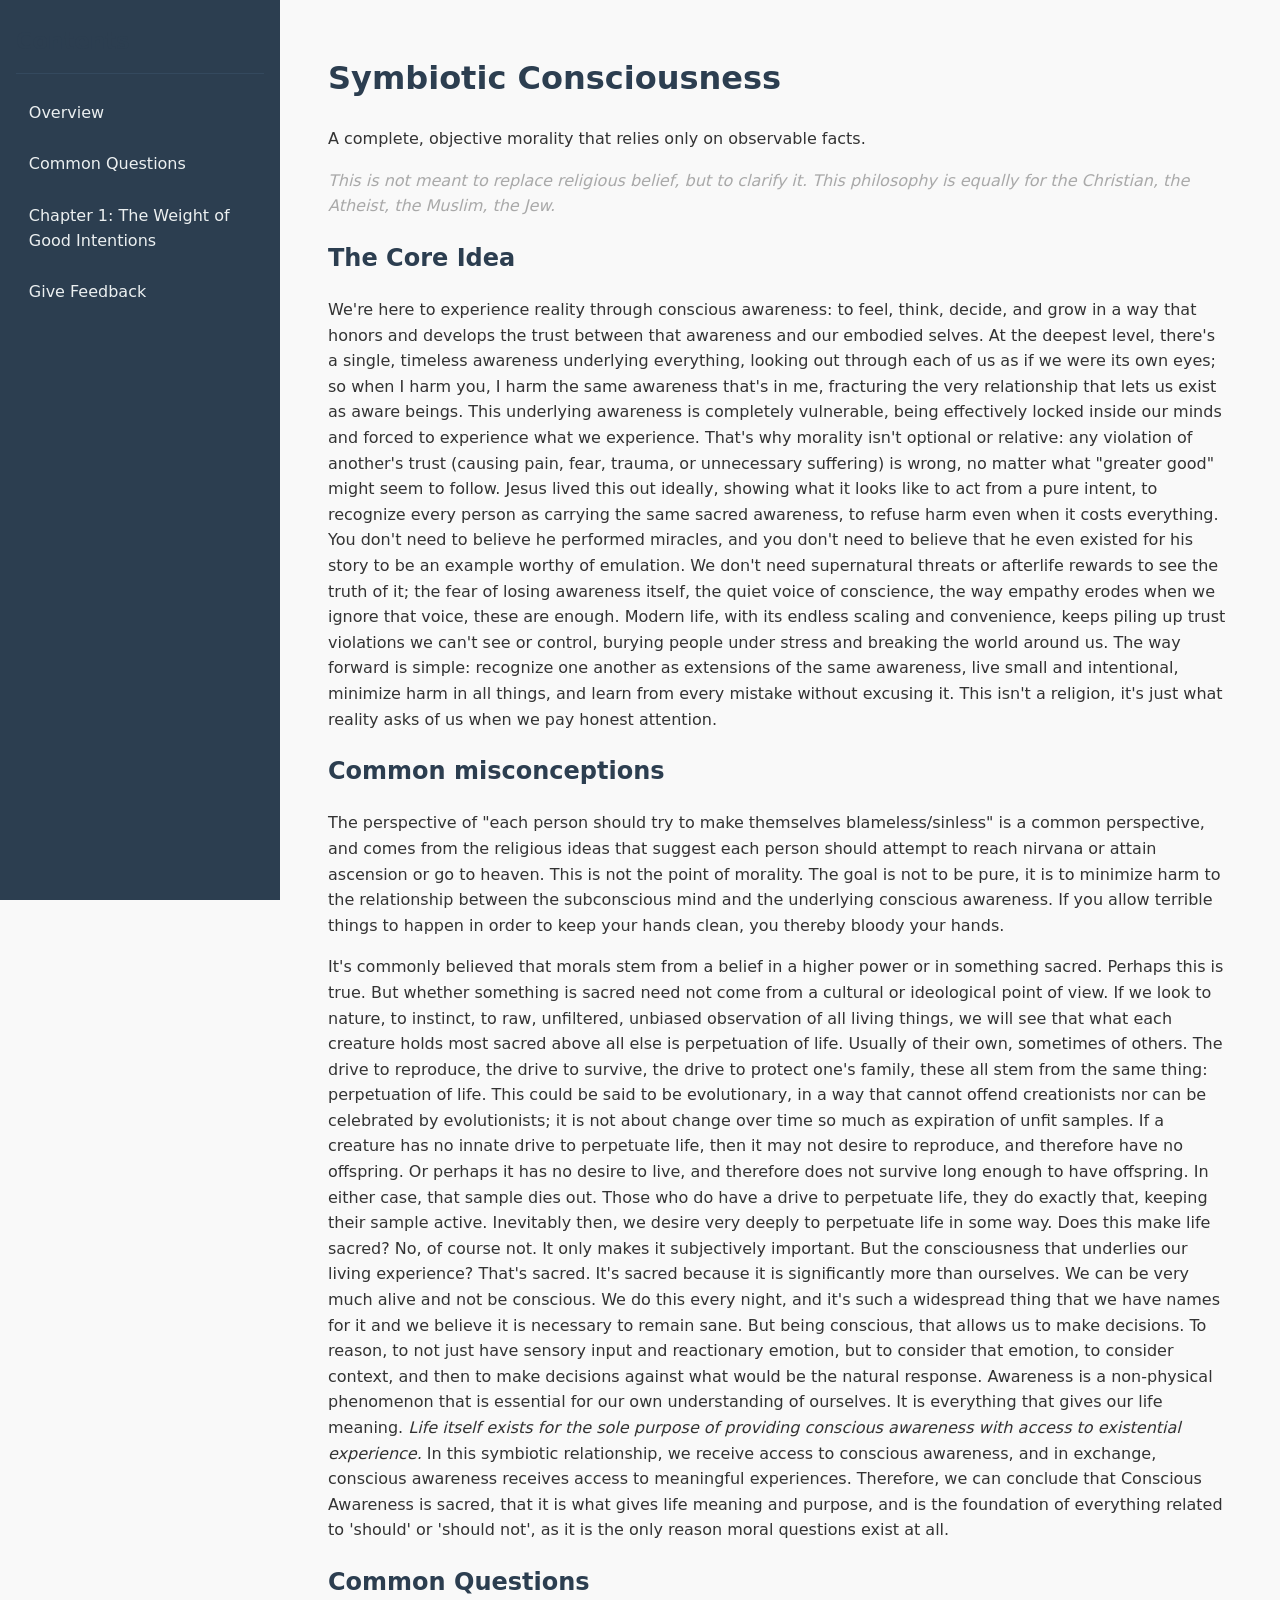
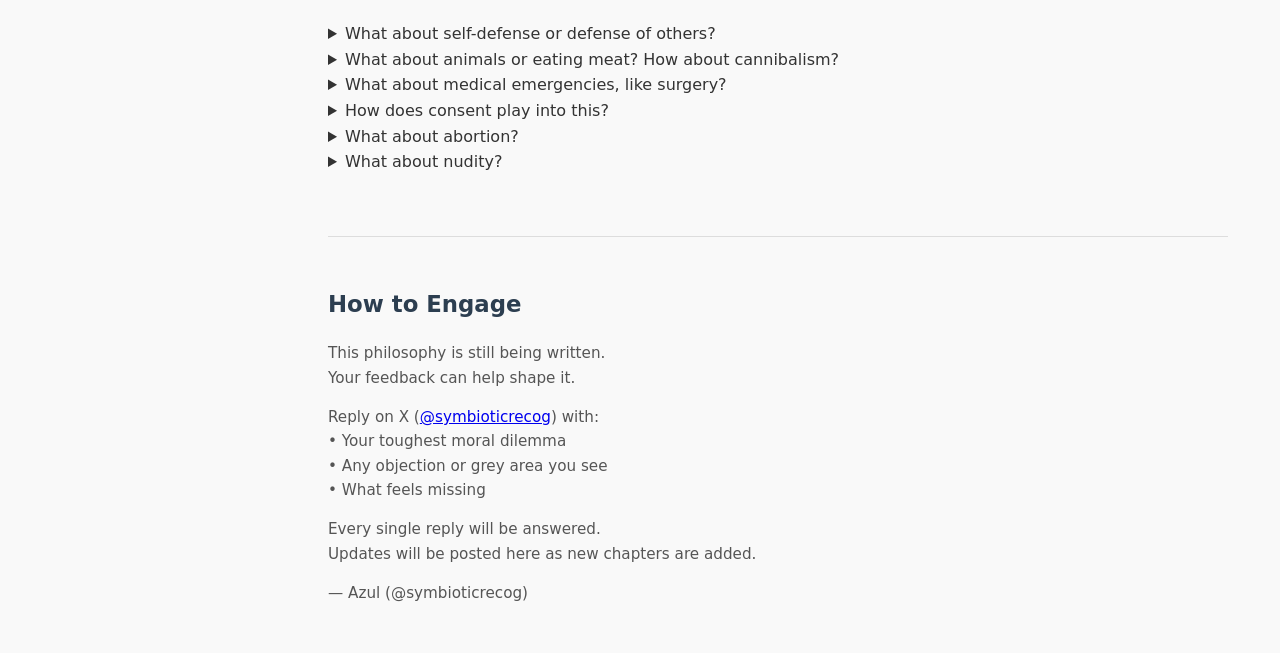
<file: index.html>
<!DOCTYPE html>
<html lang="en">
  <head>
      <meta charset="UTF-8">
      <meta name="viewport" content="width=device-width, initial-scale=1.0">
      <title>Symbiotic Recognition</title>
      <link rel="stylesheet" href="style.css">
      <script>
        // Load header
        fetch('navbar.html')
          .then(response => response.text())
          .then(data => {
            document.getElementById('navbar-placeholder').innerHTML = data;
          })
          .catch(err => console.error('Header failed to load:', err));

        // Load footer
        fetch('footer.html')
          .then(response => response.text())
          .then(data => {
            document.getElementById('footer-placeholder').innerHTML = data;
          })
          .catch(err => console.error('Footer failed to load:', err));
      </script>
  </head>
  <body>
    <div class="container" id="top">
    <div id="navbar-placeholder"></div>
    <main>
        <h1>Symbiotic Consciousness</h1>
        <p>A complete, objective morality that relies only on observable facts.</p>
        <p style="font-style: italic; color: darkgray; ">This is not meant to replace religious belief, but to clarify it. This philosophy is equally for the Christian, the Atheist, the Muslim, the Jew.</p>

        <h2>The Core Idea</h2>
        <p>We're here to experience reality through conscious awareness: to feel, think, decide, and grow in a way that honors and develops the trust between that awareness and our embodied selves. At the deepest level, there's a single, timeless awareness underlying everything, looking out through each of us as if we were its own eyes; so when I harm you, I harm the same awareness that's in me, fracturing the very relationship that lets us exist as aware beings. This underlying awareness is completely vulnerable, being effectively locked inside our minds and forced to experience what we experience. That's why morality isn't optional or relative: any violation of another's trust (causing pain, fear, trauma, or unnecessary suffering) is wrong, no matter what "greater good" might seem to follow. Jesus lived this out ideally, showing what it looks like to act from a pure intent, to recognize every person as carrying the same sacred awareness, to refuse harm even when it costs everything. You don't need to believe he performed miracles, and you don't need to believe that he even existed for his story to be an example worthy of emulation. We don't need supernatural threats or afterlife rewards to see the truth of it; the fear of losing awareness itself, the quiet voice of conscience, the way empathy erodes when we ignore that voice, these are enough. Modern life, with its endless scaling and convenience, keeps piling up trust violations we can't see or control, burying people under stress and breaking the world around us. The way forward is simple: recognize one another as extensions of the same awareness, live small and intentional, minimize harm in all things, and learn from every mistake without excusing it. This isn't a religion, it's just what reality asks of us when we pay honest attention.</p>
      
      <h2>Common misconceptions</h2>
        <p>The perspective of "each person should try to make themselves blameless/sinless" is a common perspective, and comes from the religious ideas that suggest each person should attempt to reach nirvana or attain ascension or go to heaven. This is not the point of morality. The goal is not to be pure, it is to minimize harm to the relationship between the subconscious mind and the underlying conscious awareness. If you allow terrible things to happen in order to keep your hands clean, you thereby bloody your hands. </p>
        <p>It's commonly believed that morals stem from a belief in a higher power or in something sacred. Perhaps this is true. But whether something is sacred need not come from a cultural or ideological point of view. If we look to nature, to instinct, to raw, unfiltered, unbiased observation of all living things, we will see that what each creature holds most sacred above all else is perpetuation of life. Usually of their own, sometimes of others. The drive to reproduce, the drive to survive, the drive to protect one's family, these all stem from the same thing: perpetuation of life. This could be said to be evolutionary, in a way that cannot offend creationists nor can be celebrated by evolutionists; it is not about change over time so much as expiration of unfit samples. If a creature has no innate drive to perpetuate life, then it may not desire to reproduce, and therefore have no offspring. Or perhaps it has no desire to live, and therefore does not survive long enough to have offspring. In either case, that sample dies out. Those who do have a drive to perpetuate life, they do exactly that, keeping their sample active. Inevitably then, we desire very deeply to perpetuate life in some way. Does this make life sacred? No, of course not. It only makes it subjectively important. But the consciousness that underlies our living experience? That's sacred. It's sacred because it is significantly more than ourselves. We can be very much alive and not be conscious. We do this every night, and it's such a widespread thing that we have names for it and we believe it is necessary to remain sane. But being conscious, that allows us to make decisions. To reason, to not just have sensory input and reactionary emotion, but to consider that emotion, to consider context, and then to make decisions against what would be the natural response. Awareness is a non-physical phenomenon that is essential for our own understanding of ourselves. It is everything that gives our life meaning. <i>Life itself exists for the sole purpose of providing conscious awareness with access to existential experience.</i> In this symbiotic relationship, we receive access to conscious awareness, and in exchange, conscious awareness receives access to meaningful experiences. Therefore, we can conclude that Conscious Awareness is sacred, that it is what gives life meaning and purpose, and is the foundation of everything related to 'should' or 'should not', as it is the only reason moral questions exist at all. </p>

    <h2 id="faq">Common Questions</h2>

    <details>
        <summary>What about self-defense or defense of others?</summary>
        <div class="content">
            <p>Your instincts will be to preserve your own life, just as will the instincts of the attacker be. The attacker has immorally put you at risk and under threat, and it is not immoral for you to defend yourself. But with lethal force? That is wrong. It is never necessary to kill another human. Ever. This does not promote passivity.</p>
            <p>In the case of 'defense of a child', the attacker has a weakened connection (made apparent by the lesser empathy), which is allowing him to attack and not feel typical guilt for it. The child is comparitively innocent, having not had time to ruin their own relationship with the awareness. Defending the child should not involve intentional lethal force, but if in the process of defending the child lethal force is applied, then so be it. It is wrong, yes. But being passive is also wrong. Most importantly, by having allowed the child to be put at risk, you have ALREADY failed and will now suffer the consequences. 'Net positive' does not exist in this moral philosophy.</p>
        </div>
    </details>

    <details>
        <summary>What about animals or eating meat? How about cannibalism?</summary>
        <div class="content">
            <p>Eating other creatures to survive is important for humans, and not immoral; it is natural and is seen among some <a href="https://www.science.org/content/article/world-s-first-animal-was-probably-carnivore" target="_blank">63% of living creatures</a>. Inter-species eating is wrong. It's uncommon in nature (about 0.15% of species), and should be avoided. Seeing fellow interspecies members as food has no positive outcome and is inherently a risky practice. Eating things of un-interbreedable species is not wrong, but to kill them and then waste them is wrong. Most creatures are obviously conscious and aware; destruction of that awareness should not be a light decision. When destroyed, the creature's remains should be appreciated, valued, and utilized as best as is possible. Killing them in a way that causes prolonged suffering is wrong. They should die calm, painless, and ideally, instant.</p>
            <p>The truth about zero waste is that some of it is always 'wasted'; not everything is directly usable. Scales on a fish have no practical value most of the time. But most biological waste can be composted, to produce richer soil for farming. This supplies the plants with necessary nutrients, completing the circle. Real waste is a landfill.</p>
        </div>
    </details>

    <details>
        <summary>What about medical emergencies, like surgery?</summary>
        <div class="content">
            <p>Details to follow</p>
        </div>
    </details>

    <details>
        <summary>How does consent play into this?</summary>
        <div class="content">
            <p>Details to follow</p>
        </div>
    </details>

    <details>
        <summary>What about abortion?</summary>
        <div class="content">
            <p>Details to follow</p>
        </div>
    </details>

    <details>
    <summary>What about nudity?</summary>
    <div class="content">
        <p>Details to follow</p>
    </div>
    </details>

    <div id="footer-placeholder"></div>
    </main>
    </div>
  </body>
</html>
</file>
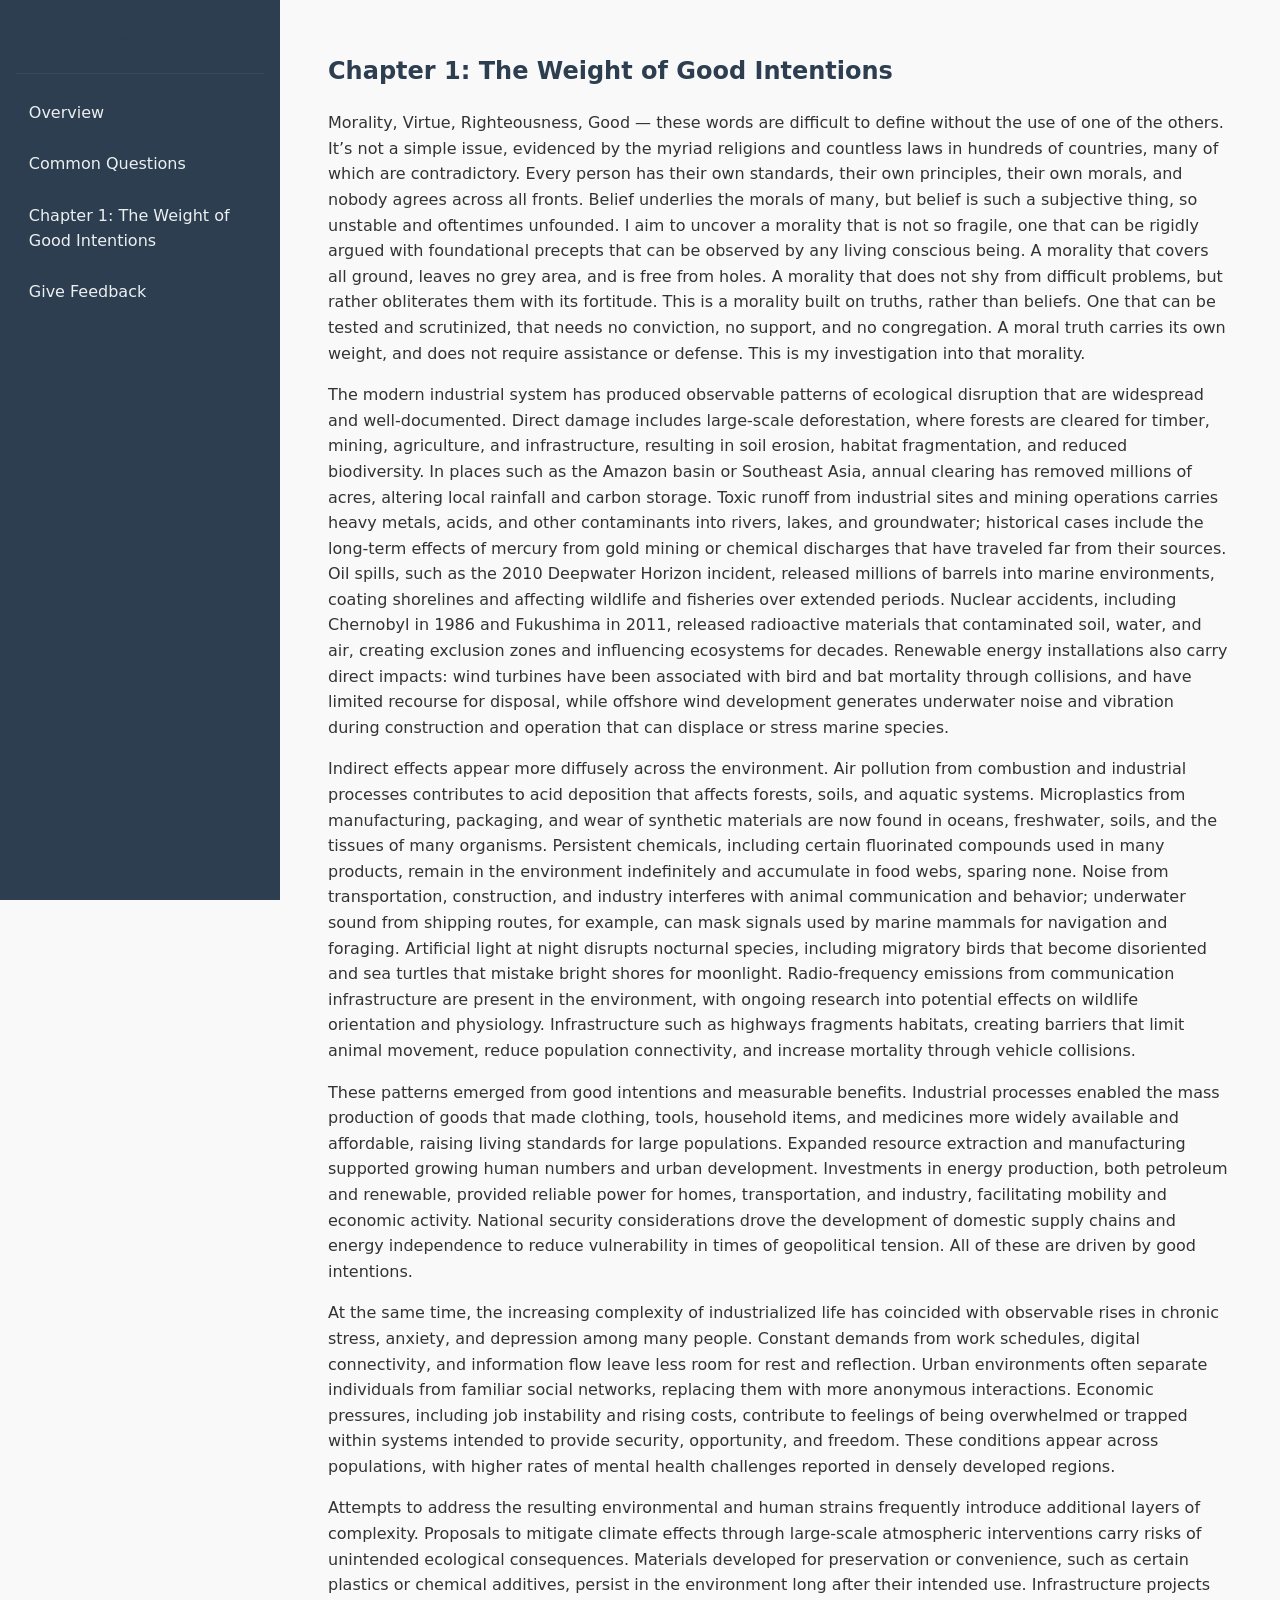
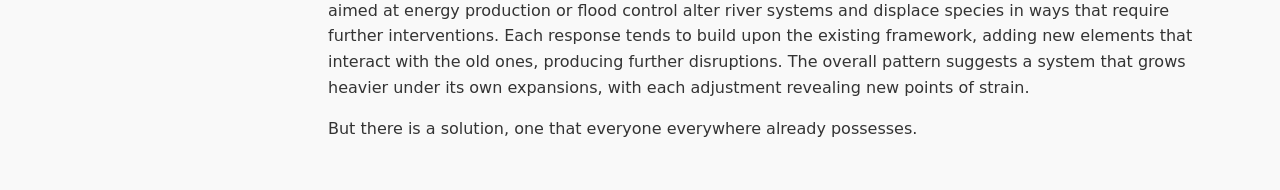
<file: chapter1.html>
<!DOCTYPE html>
<html lang="en">
    <head>
        <meta charset="UTF-8">
        <meta name="viewport" content="width=device-width, initial-scale=1.0">
        <title>Symbiotic Recognition</title>
        <link rel="stylesheet" href="style.css">
        <script>
        // Load header
        fetch('navbar.html')
            .then(response => response.text())
            .then(data => {
            document.getElementById('navbar-placeholder').innerHTML = data;
            })
            .catch(err => console.error('Header failed to load:', err));

        // Load footer
        fetch('footer.html')
            .then(response => response.text())
            .then(data => {
            document.getElementById('footer-placeholder').innerHTML = data;
            })
            .catch(err => console.error('Footer failed to load:', err));
        </script>
    </head>
    <body>
        <div id="navbar-placeholder"></div>
        <div class="container">
            <main>
                <h2>Chapter 1: The Weight of Good Intentions</h2>

                <div class="content">
                    <p>Morality, Virtue, Righteousness, Good — these words are difficult to define without the use of one of the others. It’s not a simple issue, evidenced by the myriad religions and countless laws in hundreds of countries, many of which are contradictory. Every person has their own standards, their own principles, their own morals, and nobody agrees across all fronts. Belief underlies the morals of many, but belief is such a subjective thing, so unstable and oftentimes unfounded. I aim to uncover a morality that is not so fragile, one that can be rigidly argued with foundational precepts that can be observed by any living conscious being. A morality that covers all ground, leaves no grey area, and is free from holes. A morality that does not shy from difficult problems, but rather obliterates them with its fortitude. This is a morality built on truths, rather than beliefs. One that can be tested and scrutinized, that needs no conviction, no support, and no congregation. A moral truth carries its own weight, and does not require assistance or defense. This is my investigation into that morality.</p>

                    <p>The modern industrial system has produced observable patterns of ecological disruption that are widespread and well-documented. Direct damage includes large-scale deforestation, where forests are cleared for timber, mining, agriculture, and infrastructure, resulting in soil erosion, habitat fragmentation, and reduced biodiversity. In places such as the Amazon basin or Southeast Asia, annual clearing has removed millions of acres, altering local rainfall and carbon storage. Toxic runoff from industrial sites and mining operations carries heavy metals, acids, and other contaminants into rivers, lakes, and groundwater; historical cases include the long-term effects of mercury from gold mining or chemical discharges that have traveled far from their sources. Oil spills, such as the 2010 Deepwater Horizon incident, released millions of barrels into marine environments, coating shorelines and affecting wildlife and fisheries over extended periods. Nuclear accidents, including Chernobyl in 1986 and Fukushima in 2011, released radioactive materials that contaminated soil, water, and air, creating exclusion zones and influencing ecosystems for decades. Renewable energy installations also carry direct impacts: wind turbines have been associated with bird and bat mortality through collisions, and have limited recourse for disposal, while offshore wind development generates underwater noise and vibration during construction and operation that can displace or stress marine species.</p>

                    <p>Indirect effects appear more diffusely across the environment. Air pollution from combustion and industrial processes contributes to acid deposition that affects forests, soils, and aquatic systems. Microplastics from manufacturing, packaging, and wear of synthetic materials are now found in oceans, freshwater, soils, and the tissues of many organisms. Persistent chemicals, including certain fluorinated compounds used in many products, remain in the environment indefinitely and accumulate in food webs, sparing none. Noise from transportation, construction, and industry interferes with animal communication and behavior; underwater sound from shipping routes, for example, can mask signals used by marine mammals for navigation and foraging. Artificial light at night disrupts nocturnal species, including migratory birds that become disoriented and sea turtles that mistake bright shores for moonlight. Radio-frequency emissions from communication infrastructure are present in the environment, with ongoing research into potential effects on wildlife orientation and physiology. Infrastructure such as highways fragments habitats, creating barriers that limit animal movement, reduce population connectivity, and increase mortality through vehicle collisions.</p>

                    <p>These patterns emerged from good intentions and measurable benefits. Industrial processes enabled the mass production of goods that made clothing, tools, household items, and medicines more widely available and affordable, raising living standards for large populations. Expanded resource extraction and manufacturing supported growing human numbers and urban development. Investments in energy production, both petroleum and renewable, provided reliable power for homes, transportation, and industry, facilitating mobility and economic activity. National security considerations drove the development of domestic supply chains and energy independence to reduce vulnerability in times of geopolitical tension. All of these are driven by good intentions.</p>

                    <p>At the same time, the increasing complexity of industrialized life has coincided with observable rises in chronic stress, anxiety, and depression among many people. Constant demands from work schedules, digital connectivity, and information flow leave less room for rest and reflection. Urban environments often separate individuals from familiar social networks, replacing them with more anonymous interactions. Economic pressures, including job instability and rising costs, contribute to feelings of being overwhelmed or trapped within systems intended to provide security, opportunity, and freedom. These conditions appear across populations, with higher rates of mental health challenges reported in densely developed regions.</p>

                    <p>Attempts to address the resulting environmental and human strains frequently introduce additional layers of complexity. Proposals to mitigate climate effects through large-scale atmospheric interventions carry risks of unintended ecological consequences. Materials developed for preservation or convenience, such as certain plastics or chemical additives, persist in the environment long after their intended use. Infrastructure projects aimed at energy production or flood control alter river systems and displace species in ways that require further interventions. Each response tends to build upon the existing framework, adding new elements that interact with the old ones, producing further disruptions. The overall pattern suggests a system that grows heavier under its own expansions, with each adjustment revealing new points of strain.</p>

                    <p>But there is a solution, one that everyone everywhere already possesses.</p>
                </div>
            </main>
        </div>
    </body>
</html>
</file>
<file: style.css>
body {
      margin: 0;
      font-family: system-ui, -apple-system, sans-serif;
      line-height: 1.6;
      color: #333;
      background: #f9f9f9;
    }
    .container {
      display: flex;
      min-height: 100vh;
    }
    /* Sidebar */
    nav.sidebar {
      width: 280px;
      background: #2c3e50;
      color: white;
      position: fixed;
      height: 100%;
      overflow-y: auto;
      padding: 1.5rem 1rem;
      box-sizing: border-box;
    }
    nav.sidebar h2 {
      margin-top: 0;
      font-size: 1.4rem;
      border-bottom: 1px solid #34495e;
      padding-bottom: 0.8rem;
    }
    nav.sidebar ul {
      list-style: none;
      padding: 0;
      margin: 1rem 0 0;
    }
    nav.sidebar li {
      margin: 0.6rem 0;
    }
    nav.sidebar a {
      color: #ecf0f1;
      text-decoration: none;
      display: block;
      padding: 0.5rem 0.8rem;
      border-radius: 4px;
      transition: background 0.2s;
    }
    nav.sidebar a:hover,
    nav.sidebar a.active {
      background: #34495e;
    }
    /* Main content */
    main {
      margin-left: 280px;
      padding: 2rem 3rem;
      max-width: 900px;
    }
    h1, h2, h3 {
      color: #2c3e50;
    }
    section {
      margin-bottom: 3rem;
    }

    /* Responsive: collapse sidebar on small screens */
    @media (max-width: 900px) {
      nav.sidebar {
        width: 100%;
        height: auto;
        position: relative;
        padding: 1rem;
      }
      main {
        margin-left: 0;
        padding: 1.5rem;
      }
      .container {
        flex-direction: column;
      }
    }
        
    .footer {
        margin-top: 4em;
        padding-top: 2em;
        border-top: 1px solid #ddd;
        font-size: 0.95rem;
        color: #555;
    }
</file>
